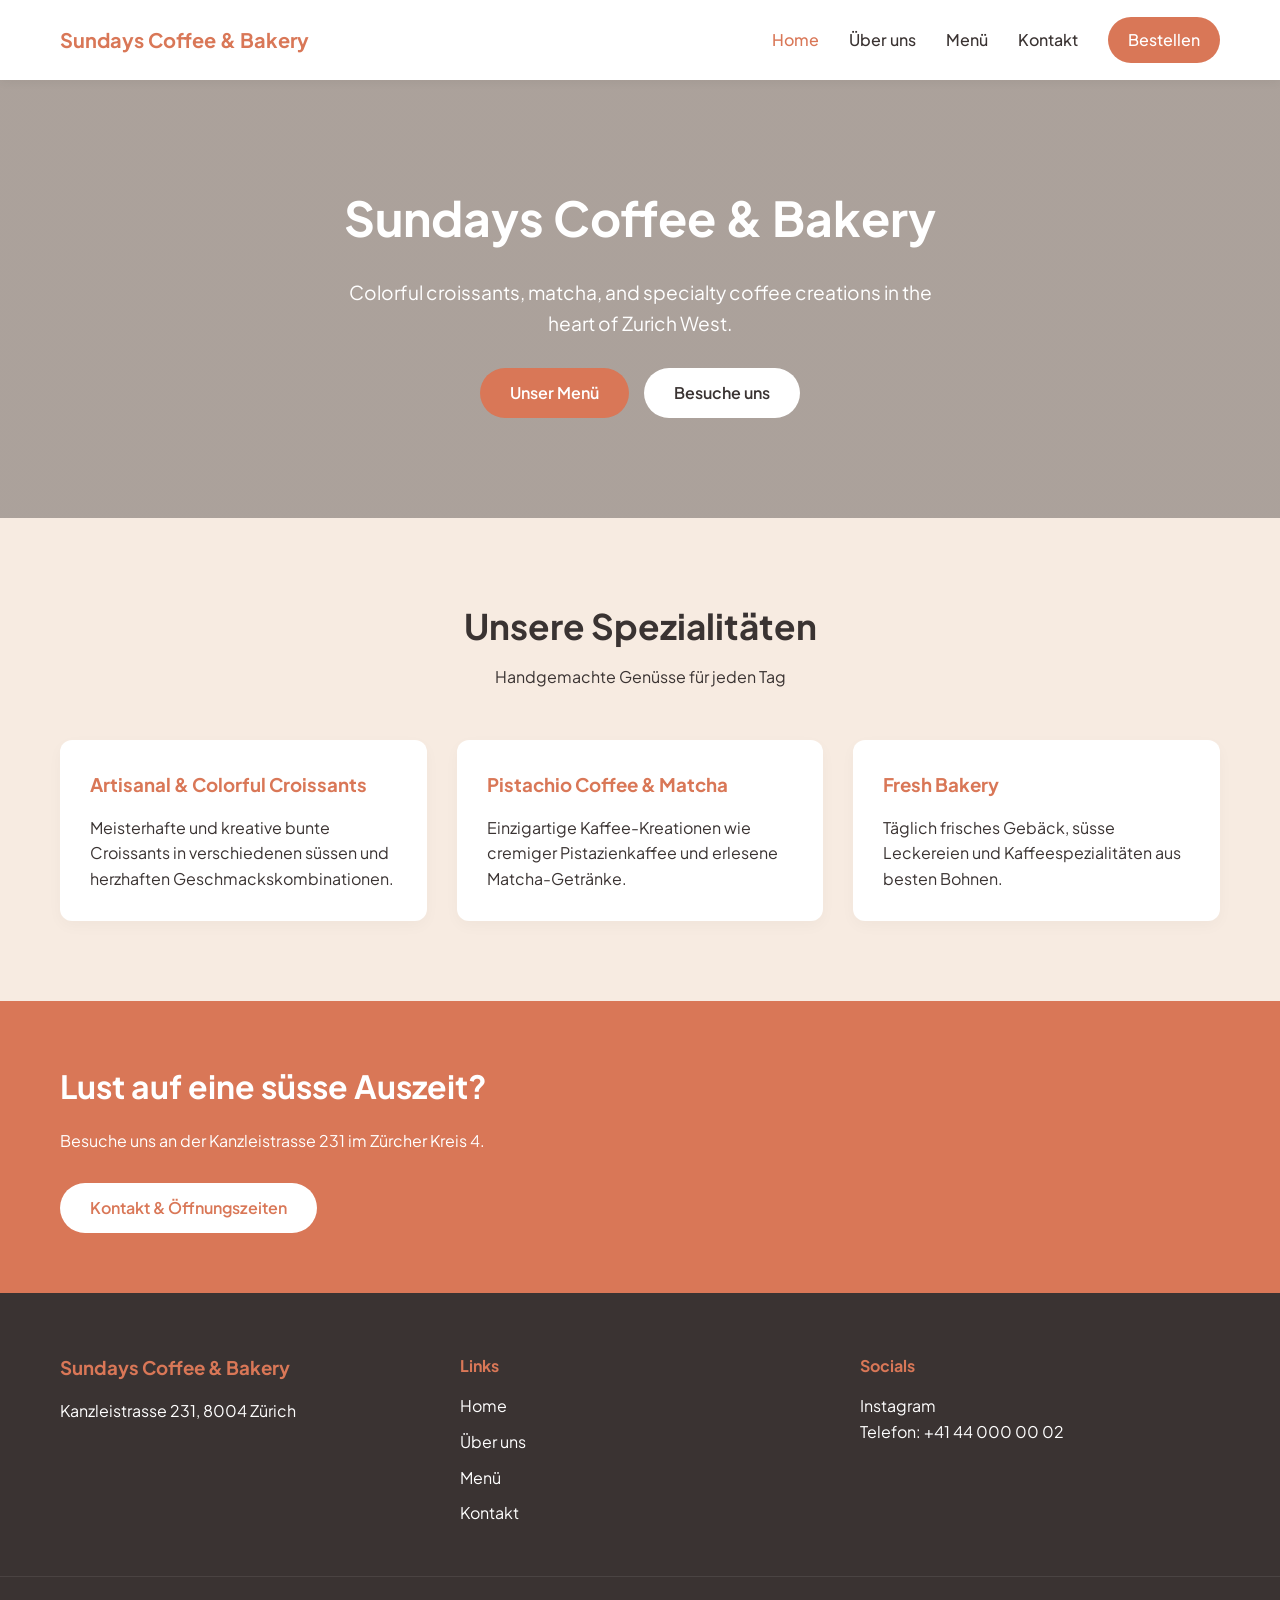
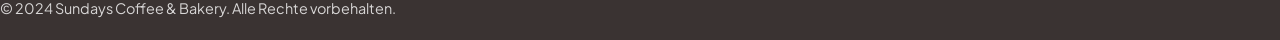
<file: index.html>
<!DOCTYPE html>
<html lang="de">
<head>
    <meta charset="UTF-8">
    <meta name="viewport" content="width=device-width, initial-scale=1.0">
    <title>Sundays Coffee & Bakery | Zürich West</title>
    <link rel="stylesheet" href="style.css">
    <link rel="preconnect" href="https://fonts.googleapis.com">
    <link rel="preconnect" href="https://fonts.gstatic.com" crossorigin>
    <link href="https://fonts.googleapis.com/css2?family=Plus+Jakarta+Sans:wght@400;500;600;700&display=swap" rel="stylesheet">
</head>
<body>
    <header class="header">
        <div class="container nav-container">
            <a href="index.html" class="logo">Sundays Coffee & Bakery</a>
            <nav class="nav-menu" id="navMenu">
                <a href="index.html" class="active">Home</a>
                <a href="about.html">Über uns</a>
                <a href="services.html">Menü</a>
                <a href="contacts.html">Kontakt</a>
                <a href="contacts.html" class="btn-nav">Bestellen</a>
            </nav>
            <button class="hamburger" id="hamburger" aria-label="Menu">
                <span></span>
                <span></span>
                <span></span>
            </button>
        </div>
    </header>

    <main>
        <section class="hero">
            <div class="container hero-content">
                <h1>Sundays Coffee & Bakery</h1>
                <p>Colorful croissants, matcha, and specialty coffee creations in the heart of Zurich West.</p>
                <div class="hero-buttons">
                    <a href="services.html" class="btn btn-primary">Unser Menü</a>
                    <a href="contacts.html" class="btn btn-secondary">Besuche uns</a>
                </div>
            </div>
        </section>

        <section class="features section-padding">
            <div class="container">
                <div class="section-title">
                    <h2>Unsere Spezialitäten</h2>
                    <p>Handgemachte Genüsse für jeden Tag</p>
                </div>
                <div class="grid-3">
                    <div class="card">
                        <h3>Artisanal & Colorful Croissants</h3>
                        <p>Meisterhafte und kreative bunte Croissants in verschiedenen süssen und herzhaften Geschmackskombinationen.</p>
                    </div>
                    <div class="card">
                        <h3>Pistachio Coffee & Matcha</h3>
                        <p>Einzigartige Kaffee-Kreationen wie cremiger Pistazienkaffee und erlesene Matcha-Getränke.</p>
                    </div>
                    <div class="card">
                        <h3>Fresh Bakery</h3>
                        <p>Täglich frisches Gebäck, süsse Leckereien und Kaffeespezialitäten aus besten Bohnen.</p>
                    </div>
                </div>
            </div>
        </section>

        <section class="cta-banner">
            <div class="container text-center">
                <h2>Lust auf eine süsse Auszeit?</h2>
                <p>Besuche uns an der Kanzleistrasse 231 im Zürcher Kreis 4.</p>
                <a href="contacts.html" class="btn btn-primary">Kontakt & Öffnungszeiten</a>
            </div>
        </section>
    </main>

    <footer class="footer">
        <div class="container footer-grid">
            <div>
                <h3>Sundays Coffee & Bakery</h3>
                <p>Kanzleistrasse 231, 8004 Zürich</p>
            </div>
            <div>
                <h4>Links</h4>
                <ul>
                    <li><a href="index.html">Home</a></li>
                    <li><a href="about.html">Über uns</a></li>
                    <li><a href="services.html">Menü</a></li>
                    <li><a href="contacts.html">Kontakt</a></li>
                </ul>
            </div>
            <div>
                <h4>Socials</h4>
                <p><a href="https://www.instagram.com/sundays_coffee_bakery/" target="_blank">Instagram</a></p>
                <p>Telefon: +41 44 000 00 02</p>
            </div>
        </div>
        <div class="footer-bottom text-center">
            <p>&copy; 2024 Sundays Coffee & Bakery. Alle Rechte vorbehalten.</p>
        </div>
    </footer>

    <script src="script.js"></script>
</body>
</html>
</file>
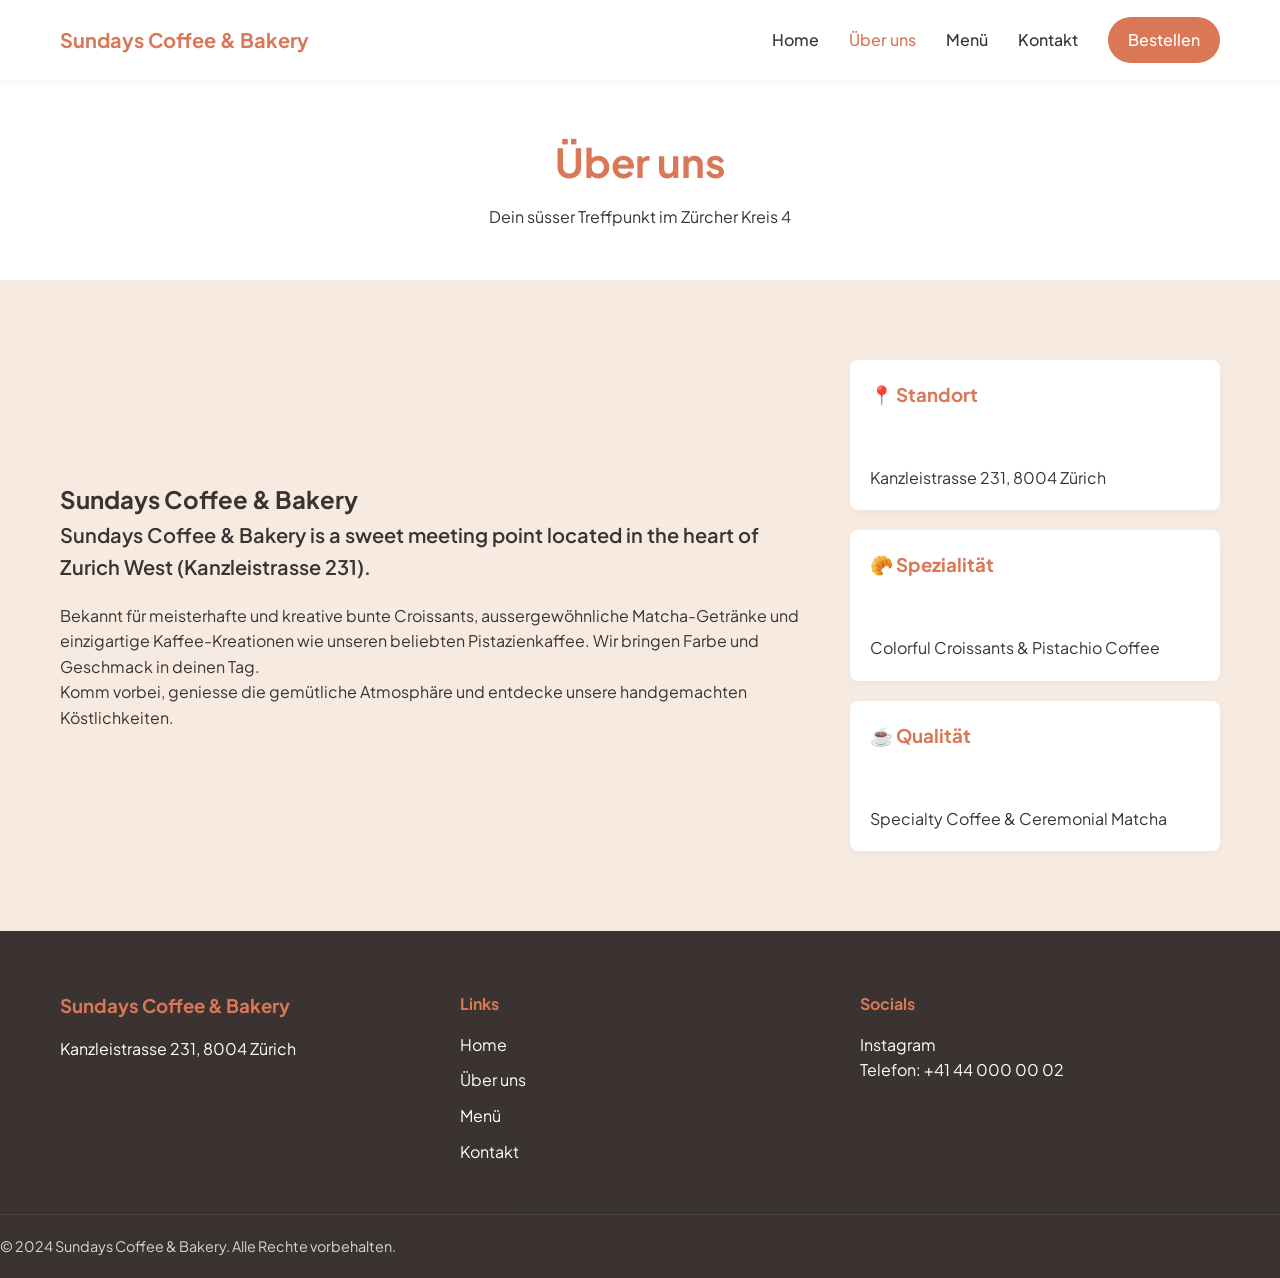
<file: about.html>
<!DOCTYPE html>
<html lang="de">
<head>
    <meta charset="UTF-8">
    <meta name="viewport" content="width=device-width, initial-scale=1.0">
    <title>Über uns | Sundays Coffee & Bakery</title>
    <link rel="stylesheet" href="style.css">
    <link rel="preconnect" href="https://fonts.googleapis.com">
    <link rel="preconnect" href="https://fonts.gstatic.com" crossorigin>
    <link href="https://fonts.googleapis.com/css2?family=Plus+Jakarta+Sans:wght@400;500;600;700&display=swap" rel="stylesheet">
</head>
<body>
    <header class="header">
        <div class="container nav-container">
            <a href="index.html" class="logo">Sundays Coffee & Bakery</a>
            <nav class="nav-menu" id="navMenu">
                <a href="index.html">Home</a>
                <a href="about.html" class="active">Über uns</a>
                <a href="services.html">Menü</a>
                <a href="contacts.html">Kontakt</a>
                <a href="contacts.html" class="btn-nav">Bestellen</a>
            </nav>
            <button class="hamburger" id="hamburger" aria-label="Menu">
                <span></span>
                <span></span>
                <span></span>
            </button>
        </div>
    </header>

    <main>
        <section class="page-header">
            <div class="container">
                <h1>Über uns</h1>
                <p>Dein süsser Treffpunkt im Zürcher Kreis 4</p>
            </div>
        </section>

        <section class="section-padding">
            <div class="container about-grid">
                <div>
                    <h2>Sundays Coffee & Bakery</h2>
                    <p class="lead">
                        Sundays Coffee & Bakery is a sweet meeting point located in the heart of Zurich West (Kanzleistrasse 231).
                    </p>
                    <p>
                        Bekannt für meisterhafte und kreative bunte Croissants, aussergewöhnliche Matcha-Getränke und einzigartige Kaffee-Kreationen wie unseren beliebten Pistazienkaffee. Wir bringen Farbe und Geschmack in deinen Tag.
                    </p>
                    <p>
                        Komm vorbei, geniesse die gemütliche Atmosphäre und entdecke unsere handgemachten Köstlichkeiten.
                    </p>
                </div>
                <div class="about-highlights">
                    <div class="highlight-card">
                        <h3>📍 Standort</h3>
                        <p>Kanzleistrasse 231, 8004 Zürich</p>
                    </div>
                    <div class="highlight-card">
                        <h3>🥐 Spezialität</h3>
                        <p>Colorful Croissants & Pistachio Coffee</p>
                    </div>
                    <div class="highlight-card">
                        <h3>☕ Qualität</h3>
                        <p>Specialty Coffee & Ceremonial Matcha</p>
                    </div>
                </div>
            </div>
        </section>
    </main>

    <footer class="footer">
        <div class="container footer-grid">
            <div>
                <h3>Sundays Coffee & Bakery</h3>
                <p>Kanzleistrasse 231, 8004 Zürich</p>
            </div>
            <div>
                <h4>Links</h4>
                <ul>
                    <li><a href="index.html">Home</a></li>
                    <li><a href="about.html">Über uns</a></li>
                    <li><a href="services.html">Menü</a></li>
                    <li><a href="contacts.html">Kontakt</a></li>
                </ul>
            </div>
            <div>
                <h4>Socials</h4>
                <p><a href="https://www.instagram.com/sundays_coffee_bakery/" target="_blank">Instagram</a></p>
                <p>Telefon: +41 44 000 00 02</p>
            </div>
        </div>
        <div class="footer-bottom text-center">
            <p>&copy; 2024 Sundays Coffee & Bakery. Alle Rechte vorbehalten.</p>
        </div>
    </footer>

    <script src="script.js"></script>
</body>
</html>
</file>
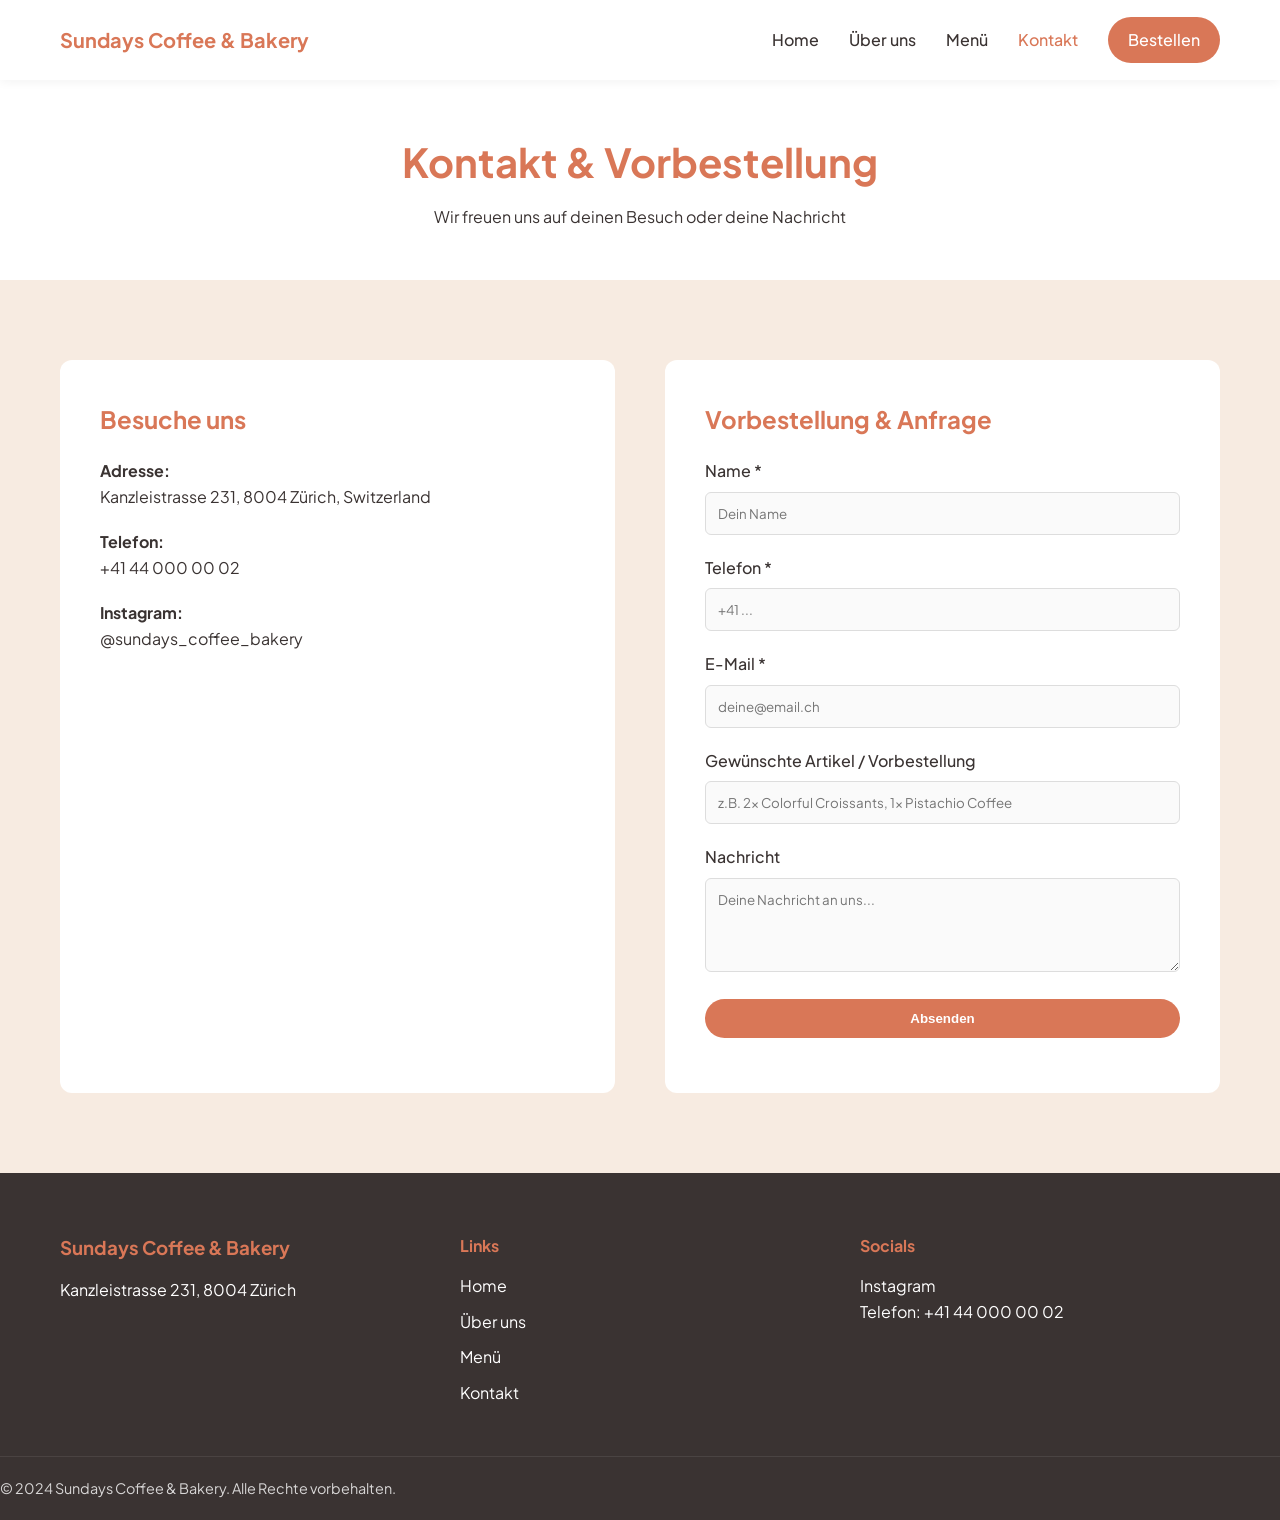
<file: contacts.html>
<!DOCTYPE html>
<html lang="de">
<head>
    <meta charset="UTF-8">
    <meta name="viewport" content="width=device-width, initial-scale=1.0">
    <title>Kontakt & Vorbestellung | Sundays Coffee & Bakery</title>
    <link rel="stylesheet" href="style.css">
    <link rel="preconnect" href="https://fonts.googleapis.com">
    <link rel="preconnect" href="https://fonts.gstatic.com" crossorigin>
    <link href="https://fonts.googleapis.com/css2?family=Plus+Jakarta+Sans:wght@400;500;600;700&display=swap" rel="stylesheet">
</head>
<body>
    <header class="header">
        <div class="container nav-container">
            <a href="index.html" class="logo">Sundays Coffee & Bakery</a>
            <nav class="nav-menu" id="navMenu">
                <a href="index.html">Home</a>
                <a href="about.html">Über uns</a>
                <a href="services.html">Menü</a>
                <a href="contacts.html" class="active">Kontakt</a>
                <a href="contacts.html" class="btn-nav">Bestellen</a>
            </nav>
            <button class="hamburger" id="hamburger" aria-label="Menu">
                <span></span>
                <span></span>
                <span></span>
            </button>
        </div>
    </header>

    <main>
        <section class="page-header">
            <div class="container">
                <h1>Kontakt & Vorbestellung</h1>
                <p>Wir freuen uns auf deinen Besuch oder deine Nachricht</p>
            </div>
        </section>

        <section class="section-padding">
            <div class="container contact-grid">
                <div class="contact-info">
                    <h2>Besuche uns</h2>
                    <p><strong>Adresse:</strong><br>Kanzleistrasse 231, 8004 Zürich, Switzerland</p>
                    <p><strong>Telefon:</strong><br><a href="tel:+41440000002">+41 44 000 00 02</a></p>
                    <p><strong>Instagram:</strong><br><a href="https://www.instagram.com/sundays_coffee_bakery/" target="_blank">@sundays_coffee_bakery</a></p>
                    
                    <div class="map-container">
                        <iframe src="https://www.google.com/maps/embed?pb=!1m18!1m12!1m3!1d2701.8!2d8.517!3d47.378!2m3!1f0!2f0!3f0!3m2!1i1024!2i768!4f13.1!3m3!1m2!1s0x0%3A0x0!2zS2FuemxlaXN0cmFzc2UgMjMxLCA4MDA0IELDvHJpY2g!5e0!3m2!1sde!2sch!4v1!5m2!1sde!2sch" width="100%" height="250" style="border:0; border-radius: 8px;" allowfullscreen="" loading="lazy"></iframe>
                    </div>
                </div>

                <div class="contact-form-wrapper">
                    <h2>Vorbestellung & Anfrage</h2>
                    <form id="universalForm" class="form">
                        <div class="form-group">
                            <label for="name">Name *</label>
                            <input type="text" id="name" name="name" required placeholder="Dein Name">
                        </div>
                        <div class="form-group">
                            <label for="phone">Telefon *</label>
                            <input type="tel" id="phone" name="phone" required placeholder="+41 ...">
                        </div>
                        <div class="form-group">
                            <label for="email">E-Mail *</label>
                            <input type="email" id="email" name="email" required placeholder="deine@email.ch">
                        </div>
                        <div class="form-group">
                            <label for="booking_details">Gewünschte Artikel / Vorbestellung</label>
                            <input type="text" id="booking_details" name="booking_details" placeholder="z.B. 2x Colorful Croissants, 1x Pistachio Coffee">
                        </div>
                        <div class="form-group">
                            <label for="message">Nachricht</label>
                            <textarea id="message" name="message" rows="4" placeholder="Deine Nachricht an uns..."></textarea>
                        </div>
                        <button type="submit" class="btn btn-primary btn-full">Absenden</button>
                        <div id="formStatus" class="form-status"></div>
                    </form>
                </div>
            </div>
        </section>
    </main>

    <footer class="footer">
        <div class="container footer-grid">
            <div>
                <h3>Sundays Coffee & Bakery</h3>
                <p>Kanzleistrasse 231, 8004 Zürich</p>
            </div>
            <div>
                <h4>Links</h4>
                <ul>
                    <li><a href="index.html">Home</a></li>
                    <li><a href="about.html">Über uns</a></li>
                    <li><a href="services.html">Menü</a></li>
                    <li><a href="contacts.html">Kontakt</a></li>
                </ul>
            </div>
            <div>
                <h4>Socials</h4>
                <p><a href="https://www.instagram.com/sundays_coffee_bakery/" target="_blank">Instagram</a></p>
                <p>Telefon: +41 44 000 00 02</p>
            </div>
        </div>
        <div class="footer-bottom text-center">
            <p>&copy; 2024 Sundays Coffee & Bakery. Alle Rechte vorbehalten.</p>
        </div>
    </footer>

    <script src="script.js"></script>
</body>
</html>
</file>
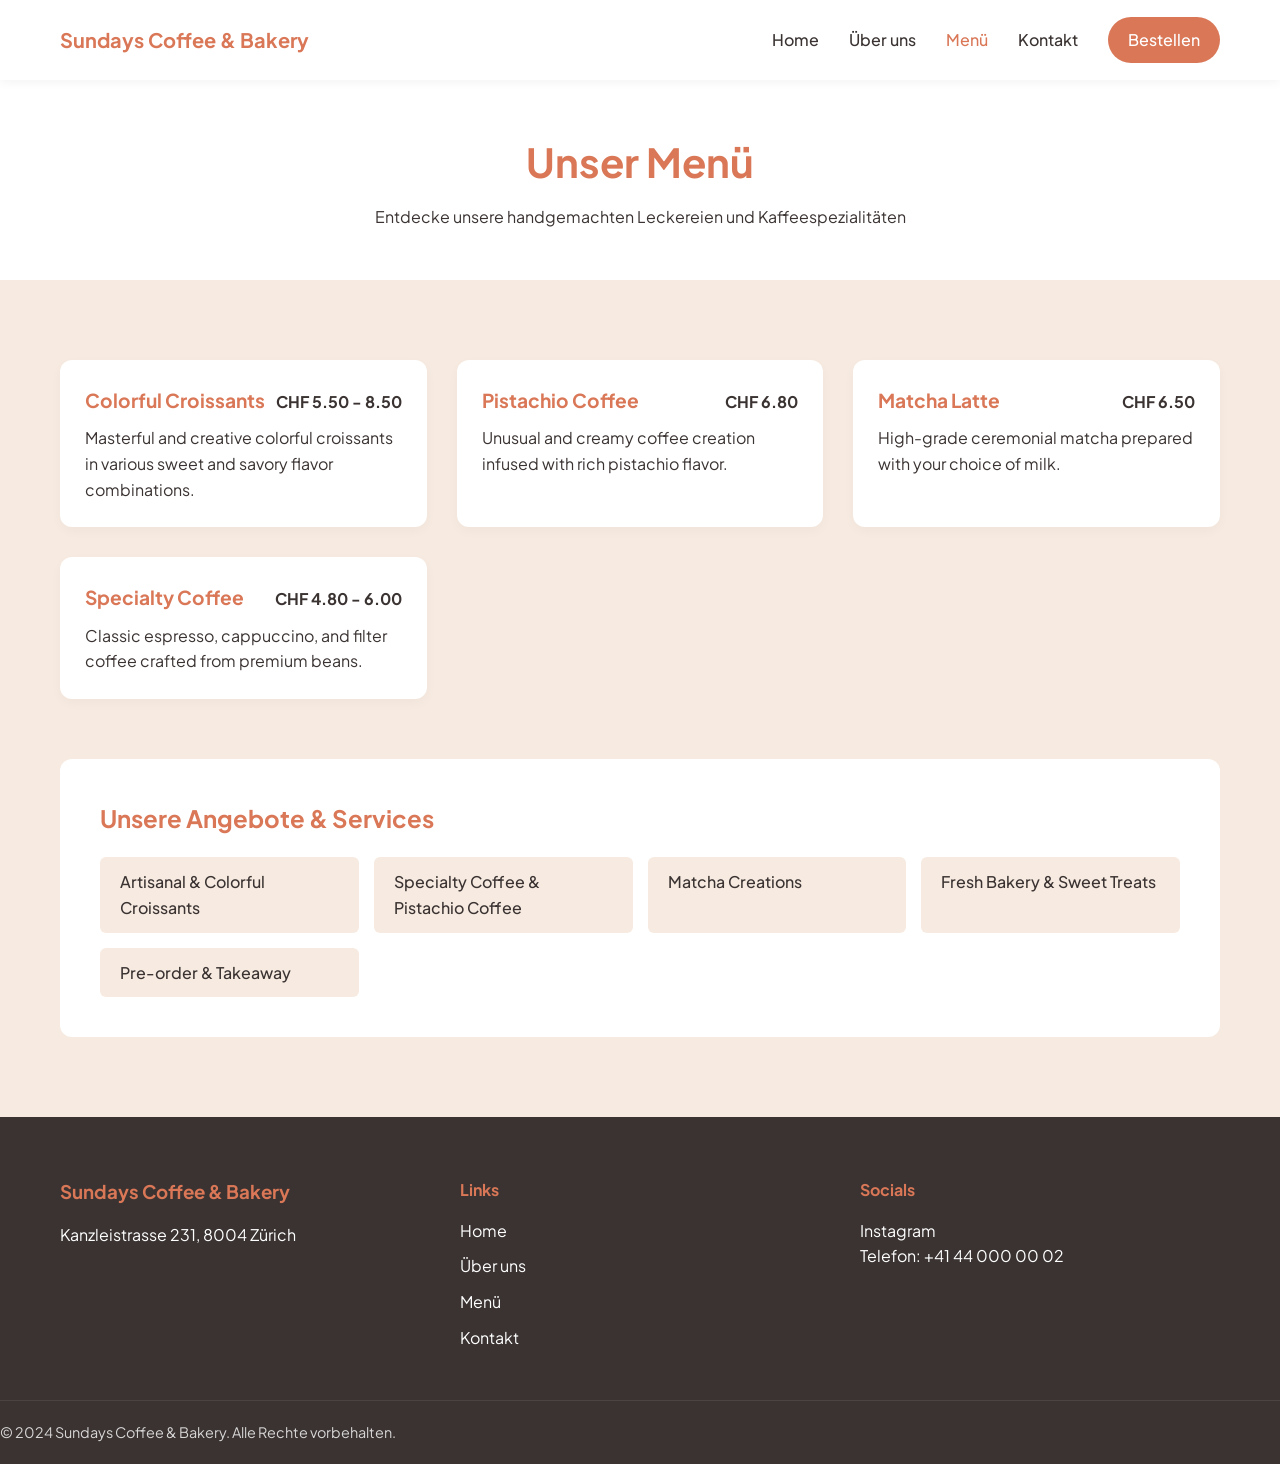
<file: services.html>
<!DOCTYPE html>
<html lang="de">
<head>
    <meta charset="UTF-8">
    <meta name="viewport" content="width=device-width, initial-scale=1.0">
    <title>Menü & Angebot | Sundays Coffee & Bakery</title>
    <link rel="stylesheet" href="style.css">
    <link rel="preconnect" href="https://fonts.googleapis.com">
    <link rel="preconnect" href="https://fonts.gstatic.com" crossorigin>
    <link href="https://fonts.googleapis.com/css2?family=Plus+Jakarta+Sans:wght@400;500;600;700&display=swap" rel="stylesheet">
</head>
<body>
    <header class="header">
        <div class="container nav-container">
            <a href="index.html" class="logo">Sundays Coffee & Bakery</a>
            <nav class="nav-menu" id="navMenu">
                <a href="index.html">Home</a>
                <a href="about.html">Über uns</a>
                <a href="services.html" class="active">Menü</a>
                <a href="contacts.html">Kontakt</a>
                <a href="contacts.html" class="btn-nav">Bestellen</a>
            </nav>
            <button class="hamburger" id="hamburger" aria-label="Menu">
                <span></span>
                <span></span>
                <span></span>
            </button>
        </div>
    </header>

    <main>
        <section class="page-header">
            <div class="container">
                <h1>Unser Menü</h1>
                <p>Entdecke unsere handgemachten Leckereien und Kaffeespezialitäten</p>
            </div>
        </section>

        <section class="section-padding">
            <div class="container">
                <div class="menu-grid">
                    <div class="menu-item">
                        <div class="menu-header">
                            <h3>Colorful Croissants</h3>
                            <span class="price">CHF 5.50 - 8.50</span>
                        </div>
                        <p>Masterful and creative colorful croissants in various sweet and savory flavor combinations.</p>
                    </div>
                    <div class="menu-item">
                        <div class="menu-header">
                            <h3>Pistachio Coffee</h3>
                            <span class="price">CHF 6.80</span>
                        </div>
                        <p>Unusual and creamy coffee creation infused with rich pistachio flavor.</p>
                    </div>
                    <div class="menu-item">
                        <div class="menu-header">
                            <h3>Matcha Latte</h3>
                            <span class="price">CHF 6.50</span>
                        </div>
                        <p>High-grade ceremonial matcha prepared with your choice of milk.</p>
                    </div>
                    <div class="menu-item">
                        <div class="menu-header">
                            <h3>Specialty Coffee</h3>
                            <span class="price">CHF 4.80 - 6.00</span>
                        </div>
                        <p>Classic espresso, cappuccino, and filter coffee crafted from premium beans.</p>
                    </div>
                </div>

                <div class="services-list-container">
                    <h2>Unsere Angebote & Services</h2>
                    <ul class="services-list">
                        <li>Artisanal & Colorful Croissants</li>
                        <li>Specialty Coffee & Pistachio Coffee</li>
                        <li>Matcha Creations</li>
                        <li>Fresh Bakery & Sweet Treats</li>
                        <li>Pre-order & Takeaway</li>
                    </ul>
                </div>
            </div>
        </section>
    </main>

    <footer class="footer">
        <div class="container footer-grid">
            <div>
                <h3>Sundays Coffee & Bakery</h3>
                <p>Kanzleistrasse 231, 8004 Zürich</p>
            </div>
            <div>
                <h4>Links</h4>
                <ul>
                    <li><a href="index.html">Home</a></li>
                    <li><a href="about.html">Über uns</a></li>
                    <li><a href="services.html">Menü</a></li>
                    <li><a href="contacts.html">Kontakt</a></li>
                </ul>
            </div>
            <div>
                <h4>Socials</h4>
                <p><a href="https://www.instagram.com/sundays_coffee_bakery/" target="_blank">Instagram</a></p>
                <p>Telefon: +41 44 000 00 02</p>
            </div>
        </div>
        <div class="footer-bottom text-center">
            <p>&copy; 2024 Sundays Coffee & Bakery. Alle Rechte vorbehalten.</p>
        </div>
    </footer>

    <script src="script.js"></script>
</body>
</html>
</file>
<file: style.css>
:root {
    --bg-color: #F7EBE1;
    --primary-color: #D97757;
    --text-color: #3A3332;
    --card-bg: #FFFFFF;
    --font-main: 'Plus Jakarta Sans', sans-serif;
    --transition: all 0.3s ease;
}

* {
    margin: 0;
    padding: 0;
    box-sizing: border-box;
}

body {
    font-family: var(--font-main);
    background-color: var(--bg-color);
    color: var(--text-color);
    line-height: 1.6;
}

a {
    text-decoration: none;
    color: inherit;
}

ul {
    list-style: none;
}

.container {
    max-width: 1200px;
    margin: 0 auto;
    padding: 0 20px;
}

/* Header & Navigation */
.header {
    background-color: var(--card-bg);
    box-shadow: 0 2px 10px rgba(0,0,0,0.05);
    position: sticky;
    top: 0;
    z-index: 1000;
}

.nav-container {
    display: flex;
    justify-content: space-between;
    align-items: center;
    height: 80px;
}

.logo {
    font-weight: 700;
    font-size: 1.25rem;
    color: var(--primary-color);
}

.nav-menu {
    display: flex;
    align-items: center;
    gap: 30px;
}

.nav-menu a {
    font-weight: 500;
    transition: var(--transition);
}

.nav-menu a:hover,
.nav-menu a.active {
    color: var(--primary-color);
}

.btn-nav {
    background-color: var(--primary-color);
    color: #FFFFFF !important;
    padding: 10px 20px;
    border-radius: 30px;
}

.hamburger {
    display: none;
    background: none;
    border: none;
    cursor: pointer;
    flex-direction: column;
    gap: 5px;
}

.hamburger span {
    display: block;
    width: 25px;
    height: 3px;
    background-color: var(--text-color);
    transition: var(--transition);
}

/* Hero Section */
.hero {
    padding: 100px 0;
    background: linear-gradient(rgba(58, 51, 50, 0.4), rgba(58, 51, 50, 0.4)), url('https://images.unsplash.com/photo-1509440159596-0249088772ff?auto=format&fit=crop&w=1920&q=80') center/cover no-repeat;
    color: #FFFFFF;
    text-align: center;
}

.hero-content h1 {
    font-size: 3rem;
    margin-bottom: 20px;
    font-weight: 700;
}

.hero-content p {
    font-size: 1.2rem;
    max-width: 600px;
    margin: 0 auto 30px;
}

.hero-buttons {
    display: flex;
    gap: 15px;
    justify-content: center;
}

/* Buttons */
.btn {
    display: inline-block;
    padding: 12px 30px;
    border-radius: 30px;
    font-weight: 600;
    transition: var(--transition);
    cursor: pointer;
    border: none;
}

.btn-primary {
    background-color: var(--primary-color);
    color: #FFFFFF;
}

.btn-primary:hover {
    opacity: 0.9;
    transform: translateY(-2px);
}

.btn-secondary {
    background-color: #FFFFFF;
    color: var(--text-color);
}

.btn-secondary:hover {
    background-color: #f0f0f0;
}

.btn-full {
    width: 100%;
}

/* Sections */
.section-padding {
    padding: 80px 0;
}

.section-title {
    text-align: center;
    margin-bottom: 50px;
}

.section-title h2 {
    font-size: 2.2rem;
    margin-bottom: 10px;
}

.grid-3 {
    display: grid;
    grid-template-columns: repeat(auto-fit, minmax(300px, 1fr));
    gap: 30px;
}

.card {
    background-color: var(--card-bg);
    padding: 30px;
    border-radius: 12px;
    box-shadow: 0 5px 15px rgba(0,0,0,0.03);
}

.card h3 {
    margin-bottom: 15px;
    color: var(--primary-color);
}

/* CTA Banner */
.cta-banner {
    background-color: var(--primary-color);
    color: #FFFFFF;
    padding: 60px 0;
}

.cta-banner h2 {
    font-size: 2rem;
    margin-bottom: 15px;
}

.cta-banner p {
    margin-bottom: 30px;
}

.cta-banner .btn {
    background-color: #FFFFFF;
    color: var(--primary-color);
}

/* Page Header */
.page-header {
    background-color: var(--card-bg);
    padding: 50px 0;
    text-align: center;
}

.page-header h1 {
    font-size: 2.5rem;
    color: var(--primary-color);
    margin-bottom: 10px;
}

/* About Page */
.about-grid {
    display: grid;
    grid-template-columns: 2fr 1fr;
    gap: 50px;
    align-items: center;
}

.lead {
    font-size: 1.25rem;
    font-weight: 600;
    margin-bottom: 20px;
}

.about-highlights {
    display: flex;
    flex-direction: column;
    gap: 20px;
}

.highlight-card {
    background-color: var(--card-bg);
    padding: 20px;
    border-radius: 8px;
    box-shadow: 0 3px 10px rgba(0,0,0,0.03);
}

.highlight-card h3 {
    margin-bottom: 55px;
    color: var(--primary-color);
}

/* Menu / Services */
.menu-grid {
    display: grid;
    grid-template-columns: repeat(auto-fit, minmax(280px, 1fr));
    gap: 30px;
    margin-bottom: 60px;
}

.menu-item {
    background-color: var(--card-bg);
    padding: 25px;
    border-radius: 12px;
    box-shadow: 0 4px 12px rgba(0,0,0,0.03);
}

.menu-header {
    display: flex;
    justify-content: space-between;
    align-items: baseline;
    margin-bottom: 10px;
}

.menu-header h3 {
    color: var(--primary-color);
    font-size: 1.2rem;
}

.price {
    font-weight: 700;
    color: var(--text-color);
}

.services-list-container {
    background-color: var(--card-bg);
    padding: 40px;
    border-radius: 12px;
}

.services-list-container h2 {
    margin-bottom: 20px;
    color: var(--primary-color);
}

.services-list {
    display: grid;
    grid-template-columns: repeat(auto-fit, minmax(220px, 1fr));
    gap: 15px;
}

.services-list li {
    background: var(--bg-color);
    padding: 12px 20px;
    border-radius: 6px;
    font-weight: 500;
}

/* Contacts */
.contact-grid {
    display: grid;
    grid-template-columns: 1fr 1fr;
    gap: 50px;
}

.contact-info {
    background-color: var(--card-bg);
    padding: 40px;
    border-radius: 12px;
}

.contact-info h2 {
    margin-bottom: 20px;
    color: var(--primary-color);
}

.contact-info p {
    margin-bottom: 20px;
}

.map-container {
    margin-top: 30px;
}

.contact-form-wrapper {
    background-color: var(--card-bg);
    padding: 40px;
    border-radius: 12px;
}

.contact-form-wrapper h2 {
    margin-bottom: 20px;
    color: var(--primary-color);
}

.form-group {
    margin-bottom: 20px;
}

.form-group label {
    display: block;
    margin-bottom: 8px;
    font-weight: 500;
}

.form-group input,
.form-group textarea {
    width: 100%;
    padding: 12px;
    border: 1px solid #ddd;
    border-radius: 6px;
    font-family: var(--font-main);
    background-color: #fafafa;
}

.form-group input:focus,
.form-group textarea:focus {
    outline: none;
    border-color: var(--primary-color);
}

.form-status {
    margin-top: 15px;
    font-weight: 500;
    text-align: center;
}

/* Footer */
.footer {
    background-color: #3A3332;
    color: #FFFFFF;
    padding: 60px 0 20px;
}

.footer-grid {
    display: grid;
    grid-template-columns: repeat(auto-fit, minmax(250px, 1fr));
    gap: 40px;
    margin-bottom: 40px;
}

.footer h3,
.footer h4 {
    color: var(--primary-color);
    margin-bottom: 15px;
}

.footer ul li {
    margin-bottom: 10px;
}

.footer-bottom {
    border-top: 1px solid rgba(255,255,255,0.1);
    padding-top: 20px;
    font-size: 0.9rem;
    opacity: 0.8;
}

/* Responsive */
@media (max-width: 768px) {
    .nav-menu {
        position: fixed;
        top: 80px;
        left: -100%;
        flex-direction: column;
        background-color: var(--card-bg);
        width: 100%;
        height: calc(100vh - 80px);
        justify-content: center;
        transition: var(--transition);
        box-shadow: 0 10px 10px rgba(0,0,0,0.05);
    }

    .nav-menu.active {
        left: 0;
    }

    .hamburger {
        display: flex;
    }

    .hero-content h1 {
        font-size: 2.2rem;
    }

    .about-grid,
    .contact-grid {
        grid-template-columns: 1fr;
    }
}
</file>
